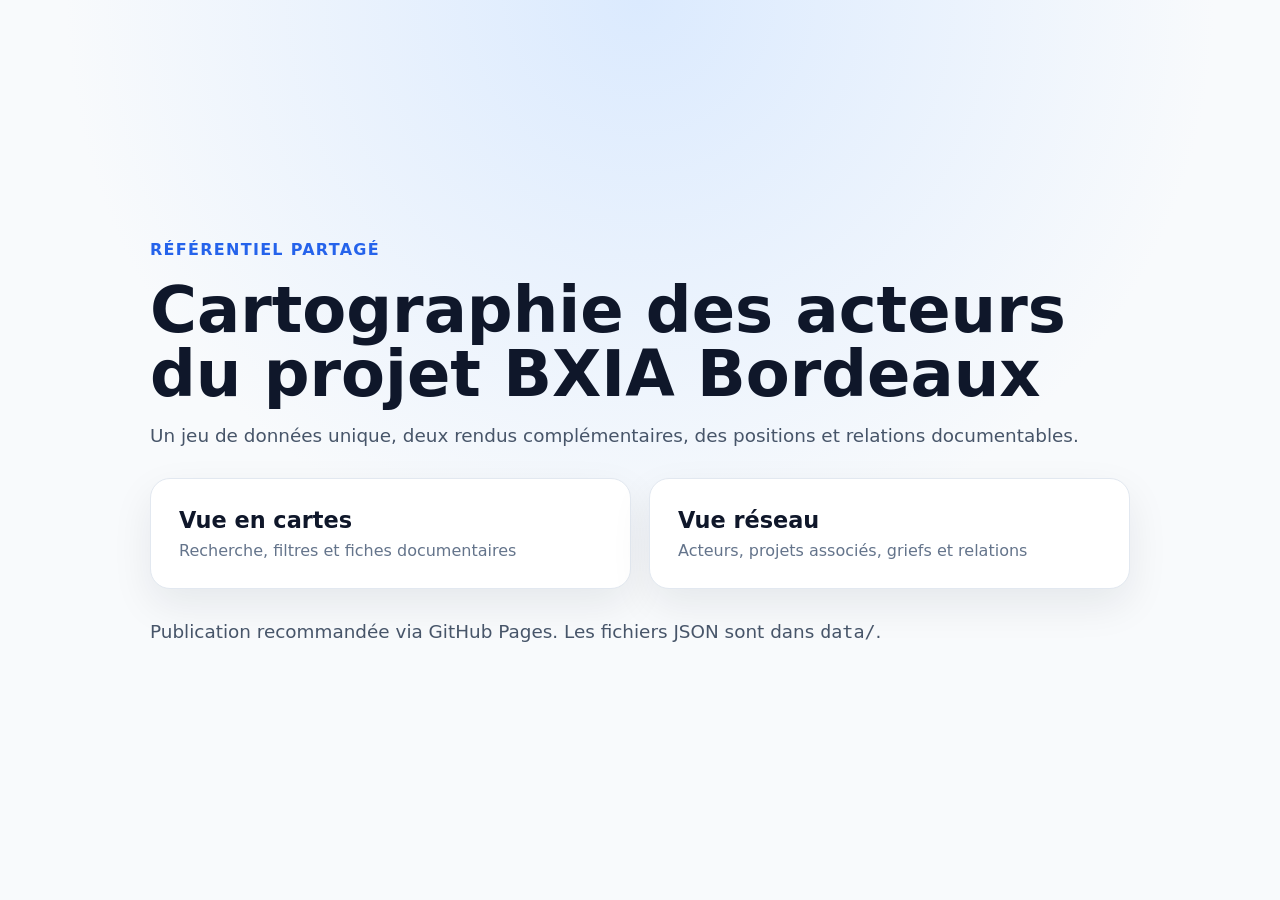
<file: index.html>
<!doctype html><html lang="fr"><head><meta charset="utf-8"><meta name="viewport" content="width=device-width,initial-scale=1"><title>Bordeaux BXIA</title><link rel="stylesheet" href="assets/css/common.css"></head><body><main class="landing"><div class="hero"><span class="eyebrow">Référentiel partagé</span><h1>Cartographie des acteurs du projet BXIA Bordeaux</h1><p>Un jeu de données unique, deux rendus complémentaires, des positions et relations documentables.</p><div class="choices"><a class="choice" href="apps/cards/"><strong>Vue en cartes</strong><span>Recherche, filtres et fiches documentaires</span></a><a class="choice" href="apps/network/"><strong>Vue réseau</strong><span>Acteurs, projets associés, griefs et relations</span></a></div><p class="notice">Publication recommandée via GitHub Pages. Les fichiers JSON sont dans <code>data/</code>.</p></div></main></body></html>
</file>
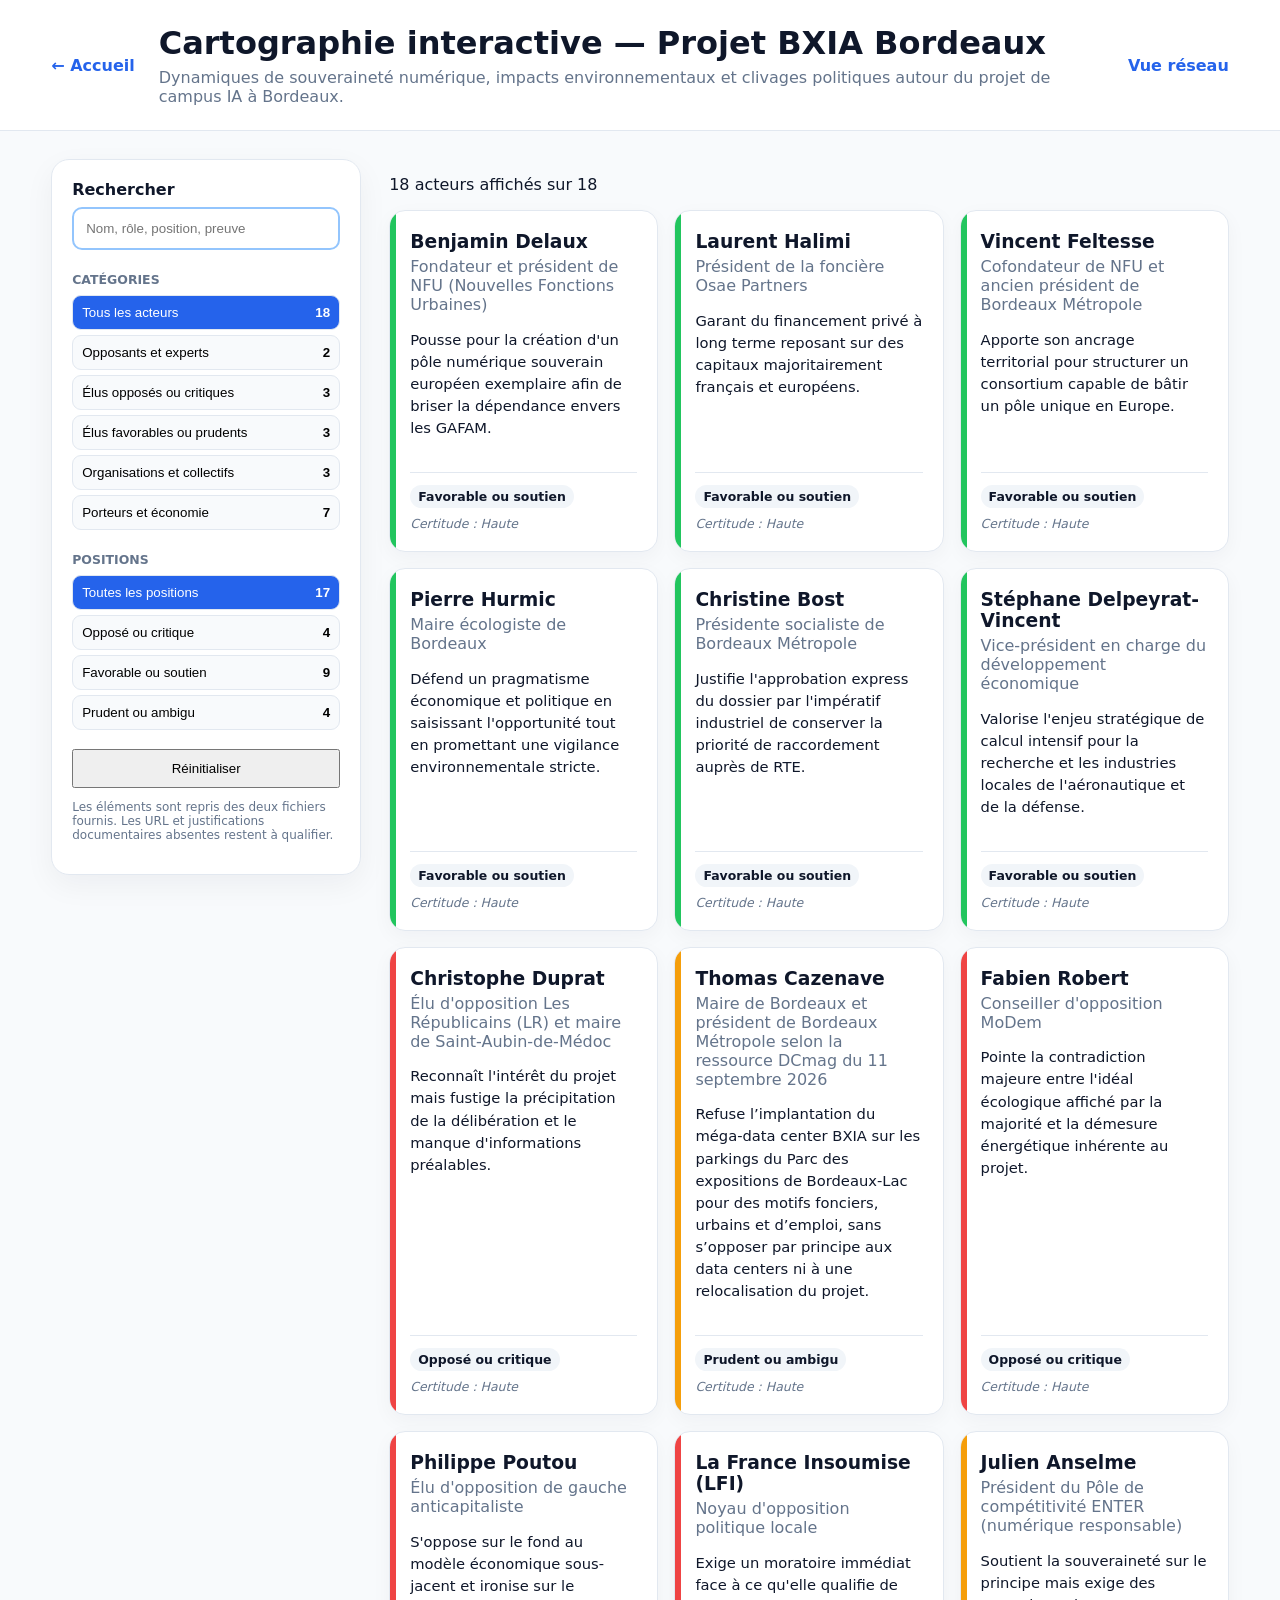
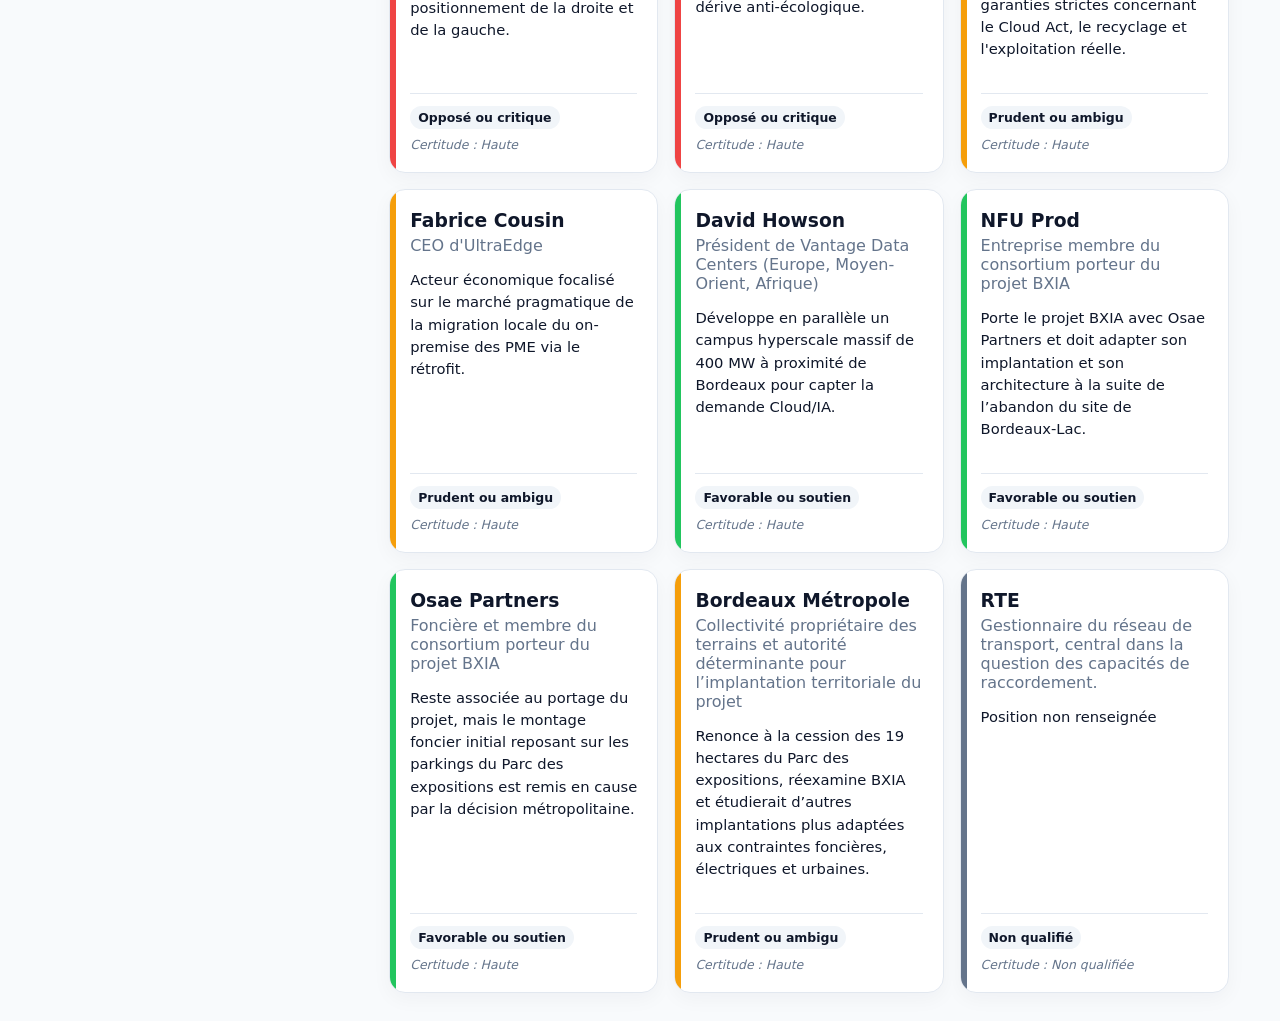
<file: apps/cards/index.html>
<!doctype html><html lang="fr"><head><meta charset="utf-8"><meta name="viewport" content="width=device-width,initial-scale=1"><title>Vue en cartes — Bordeaux BXIA</title><link rel="stylesheet" href="../../assets/css/cards.css"></head><body><header><a href="../../">← Accueil</a><div><h1 id="title"></h1><p id="subtitle"></p></div><a class="switch" href="../network/">Vue réseau</a></header><main class="layout"><aside><label>Rechercher<input id="search" type="search" placeholder="Nom, rôle, position, preuve"></label><section><h2>Catégories</h2><div id="categories"></div></section><section><h2>Positions</h2><div id="stances"></div></section><button id="reset">Réinitialiser</button><p class="data-notice" id="notice"></p></aside><section><p id="count"></p><div id="grid" class="grid"></div></section></main><dialog id="dialog"><button class="close" aria-label="Fermer">×</button><div id="detail"></div></dialog><script type="module" src="../../assets/js/cards.js"></script></body></html>
</file>
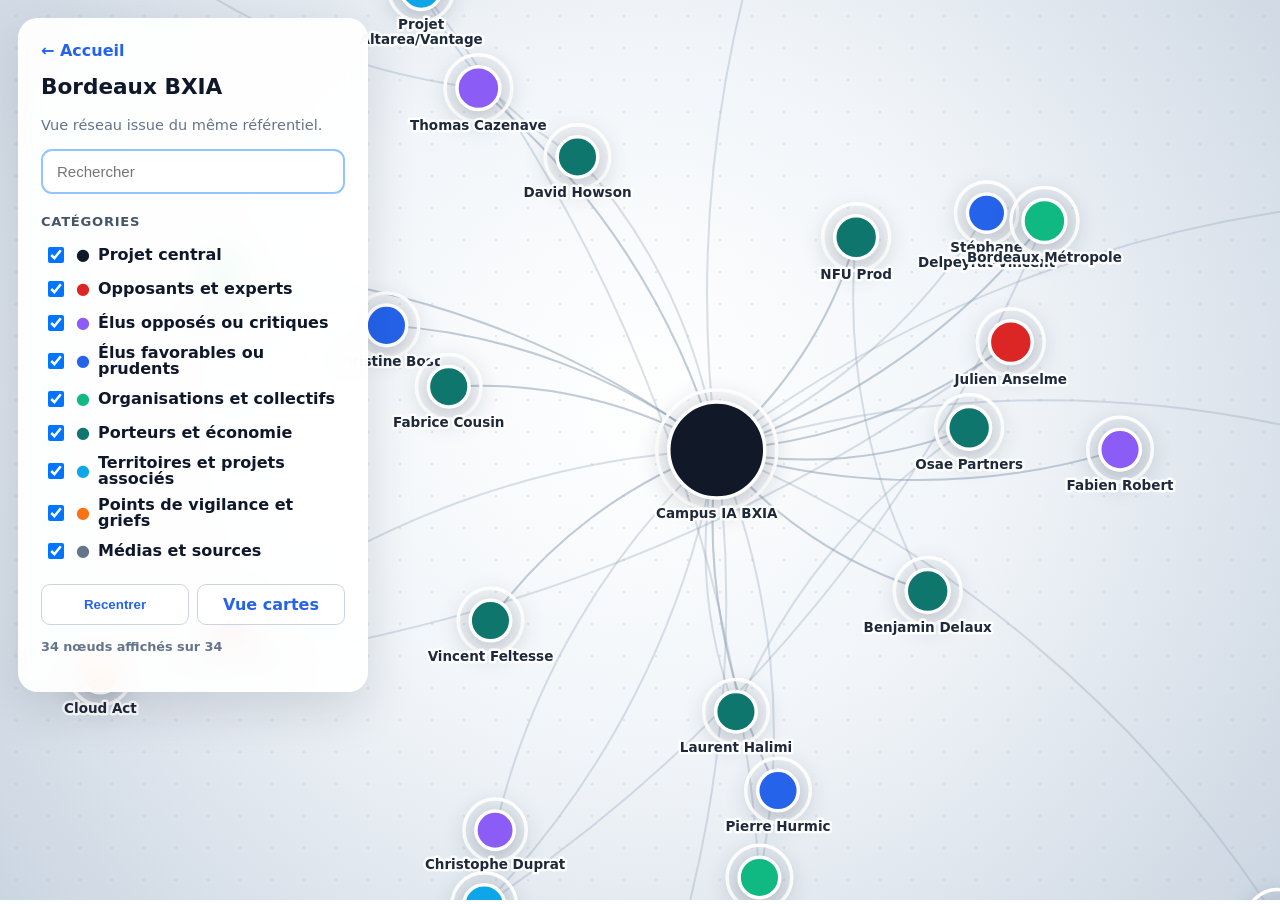
<file: apps/network/index.html>
<!doctype html><html lang="fr"><head><meta charset="utf-8"><meta name="viewport" content="width=device-width,initial-scale=1"><title>Vue réseau — Bordeaux BXIA</title><link rel="stylesheet" href="../../assets/css/network.css"></head><body><div id="app"><svg id="svg"></svg><aside class="left"><a href="../../">← Accueil</a><h1>Bordeaux BXIA</h1><p>Vue réseau issue du même référentiel.</p><input id="search" type="search" placeholder="Rechercher"><h2>Catégories</h2><div id="filters"></div><div class="buttons"><button id="center">Recentrer</button><a href="../cards/">Vue cartes</a></div><p id="count"></p></aside><aside id="panel" class="right"><button id="close">×</button><div id="details"></div></aside><div id="tip"></div></div><script type="module" src="../../assets/js/network.js"></script></body></html>
</file>
<file: assets/css/common.css>
*{box-sizing:border-box}body{margin:0;font-family:Inter,system-ui,-apple-system,"Segoe UI",sans-serif;background:#f8fafc;color:#0f172a}a{color:inherit}.landing{min-height:100vh;display:grid;place-items:center;padding:32px;background:radial-gradient(circle at top,#dbeafe,#f8fafc 52%)}.hero{max-width:980px}.eyebrow{color:#2563eb;font-weight:800;text-transform:uppercase;letter-spacing:.08em}.hero h1{font-size:clamp(2.2rem,5vw,4.6rem);line-height:1;margin:.3em 0}.hero p{font-size:1.15rem;color:#475569}.choices{display:grid;grid-template-columns:repeat(2,minmax(0,1fr));gap:18px;margin:32px 0}.choice{display:flex;flex-direction:column;gap:8px;text-decoration:none;background:white;padding:28px;border-radius:20px;border:1px solid #e2e8f0;box-shadow:0 16px 40px rgba(15,23,42,.08);transition:.2s}.choice:hover{transform:translateY(-4px);border-color:#60a5fa}.choice strong{font-size:1.4rem}.choice span,.notice{color:#64748b}@media(max-width:700px){.choices{grid-template-columns:1fr}}
</file>
<file: assets/css/cards.css>
:root{--blue:#2563eb;--border:#e2e8f0}*{box-sizing:border-box}body{margin:0;font-family:Inter,system-ui,sans-serif;background:#f8fafc;color:#0f172a}header{display:flex;align-items:center;gap:24px;padding:24px 4vw;background:white;border-bottom:1px solid var(--border)}header div{flex:1}header h1{margin:0 0 6px}header p{margin:0;color:#64748b}.switch,header>a{color:var(--blue);font-weight:700;text-decoration:none}.layout{display:grid;grid-template-columns:310px 1fr;gap:28px;padding:28px 4vw}aside{position:sticky;top:18px;align-self:start;background:white;border:1px solid var(--border);border-radius:18px;padding:20px;box-shadow:0 10px 30px #0f172a0d}label{font-weight:800}input{width:100%;margin-top:8px;padding:12px;border:2px solid #93c5fd;border-radius:10px}aside h2{font-size:.78rem;text-transform:uppercase;color:#64748b;margin:22px 0 8px}.filter{width:100%;display:flex;justify-content:space-between;margin:5px 0;padding:9px;border:1px solid var(--border);background:#f8fafc;border-radius:9px;cursor:pointer}.filter.active{background:var(--blue);color:white}#reset{width:100%;padding:10px;margin-top:14px}.data-notice{font-size:.75rem;color:#64748b}.grid{display:grid;grid-template-columns:repeat(auto-fill,minmax(245px,1fr));gap:16px}.card{position:relative;display:flex;flex-direction:column;background:white;border:1px solid var(--border);border-radius:16px;padding:20px;min-height:260px;box-shadow:0 6px 20px #0f172a0a;cursor:pointer;overflow:hidden;transition:transform .2s,box-shadow .2s}.card:before{content:"";position:absolute;inset:0 auto 0 0;width:6px;background:var(--stance)}.card:hover{transform:translateY(-3px);box-shadow:0 12px 30px #0f172a14}.card h3{margin:0 0 5px}.role,.muted{color:#64748b}.position{font-size:.92rem;line-height:1.5;flex:1}.footer{display:flex;flex-direction:column;align-items:flex-start;gap:8px;margin-top:18px;padding-top:12px;border-top:1px solid var(--border);font-size:.78rem}.badge{display:inline-flex;padding:4px 8px;border-radius:999px;background:#f1f5f9;font-weight:800}.footer span:last-child{display:block;color:#64748b;font-style:italic}dialog{width:min(760px,calc(100% - 28px));border:0;border-radius:20px;padding:28px;box-shadow:0 30px 80px #0f172a55}dialog::backdrop{background:#0f172a99}.close{float:right;border:0;background:#e2e8f0;border-radius:50%;width:34px;height:34px}.proof{padding:12px;margin:10px 0;background:#f8fafc;border-left:4px solid var(--blue);border-radius:8px}.relation{padding:12px;border:1px solid var(--border);border-radius:10px;margin:8px 0}.relation button{border:0;background:none;color:var(--blue);font-weight:800;cursor:pointer}@media(max-width:850px){.layout{grid-template-columns:1fr}aside{position:static}header{align-items:flex-start;flex-wrap:wrap}}
</file>
<file: assets/css/network.css>
*{box-sizing:border-box}body{margin:0;font-family:Inter,system-ui,-apple-system,"Segoe UI",sans-serif;overflow:hidden;color:#0f172a}#app{width:100vw;height:100vh;background:radial-gradient(circle at 50% 44%,#fff 0,#f1f5f9 44%,#cbd5e1 100%);position:relative}#app:before{content:"";position:absolute;inset:0;background-image:radial-gradient(#94a3b8 1px,transparent 1px);background-size:32px 32px;opacity:.22;pointer-events:none}svg{position:relative;width:100%;height:100%;cursor:grab}.left,.right{position:absolute;top:18px;background:#fffffff0;backdrop-filter:blur(16px);border:1px solid #ffffffcc;border-radius:20px;box-shadow:0 16px 50px #0f172a22;padding:22px;z-index:5}.left{left:18px;width:350px;max-height:calc(100vh - 36px);overflow:auto}.right{right:18px;width:430px;max-height:calc(100vh - 36px);overflow:auto;transform:translateX(120%);opacity:0;pointer-events:none;transition:transform .3s,opacity .3s}.right.active{transform:none;opacity:1;pointer-events:auto}.left>a{color:#2563eb;font-weight:750;text-decoration:none}.left h1{font-size:1.35rem;margin:14px 0 4px}.left>p{color:#64748b;font-size:.91rem;line-height:1.45}.left input{width:100%;padding:12px 14px;border:2px solid #93c5fd;border-radius:11px;font-size:.94rem}.left h2{font-size:.82rem;text-transform:uppercase;letter-spacing:.055em;color:#475569;margin:20px 0 9px}.check{display:grid;grid-template-columns:20px 14px minmax(0,1fr);align-items:center;column-gap:8px;min-height:34px;padding:5px 7px;border-radius:8px;font-size:.94rem;font-weight:600;line-height:1.25}.check:hover{background:#f1f5f9}.check input{width:16px;height:16px;margin:0}.check span{font-size:1rem;line-height:1}.buttons{display:flex;gap:8px;margin-top:16px}.buttons button,.buttons a{flex:1;padding:10px;text-align:center;border:1px solid #cbd5e1;border-radius:9px;background:white;text-decoration:none;color:#2563eb;font-weight:750}.right>button{float:right;border:0;border-radius:50%;width:34px;height:34px;font-size:1.1rem}.node{cursor:pointer;transition:opacity .22s}.node circle{stroke:#fff;stroke-width:3.5;filter:drop-shadow(0 5px 9px #0f172a3b);transition:transform .22s,filter .22s,stroke .22s,stroke-width .22s}.node text{font-size:13.5px;font-weight:800;text-anchor:middle;paint-order:stroke fill;stroke:#fffffff2;stroke-width:5px;stroke-linejoin:round;fill:#1e293b;pointer-events:none;transition:font-size .22s,opacity .22s}.node:hover circle,.node.active circle{transform:scale(1.2);stroke:#0f172a;stroke-width:4.5;filter:drop-shadow(0 8px 15px #0f172a55)}.node:hover text,.node.active text{font-size:15px}.node.dimmed{opacity:.12}.link{fill:none;stroke:#94a3b8;stroke-opacity:.34;stroke-width:2;cursor:pointer;transition:stroke .2s,stroke-opacity .2s,stroke-width .2s}.link:hover,.link.active{stroke:#2563eb;stroke-opacity:.95;stroke-width:4}.link.dimmed{stroke-opacity:.035}.hidden{display:none}.proof,.relationBox{padding:12px;margin:9px 0;background:#f8fafc;border-radius:9px;border-left:4px solid #2563eb;line-height:1.45}.right a{color:#2563eb}#tip{position:absolute;display:none;z-index:20;max-width:330px;background:#0f172af2;color:white;padding:10px 13px;border-radius:10px;font-size:.84rem;line-height:1.35;pointer-events:none;box-shadow:0 12px 30px #0f172a55}#tip strong{display:block;font-size:.92rem;margin-bottom:3px}#tip small{color:#cbd5e1}#count{font-size:.8rem;font-weight:700;color:#64748b}@media(max-width:780px){.left{width:calc(100% - 36px);max-height:40vh;top:auto;bottom:18px}.right{width:calc(100% - 36px);max-height:56vh}.node text{font-size:12px}}
</file>
